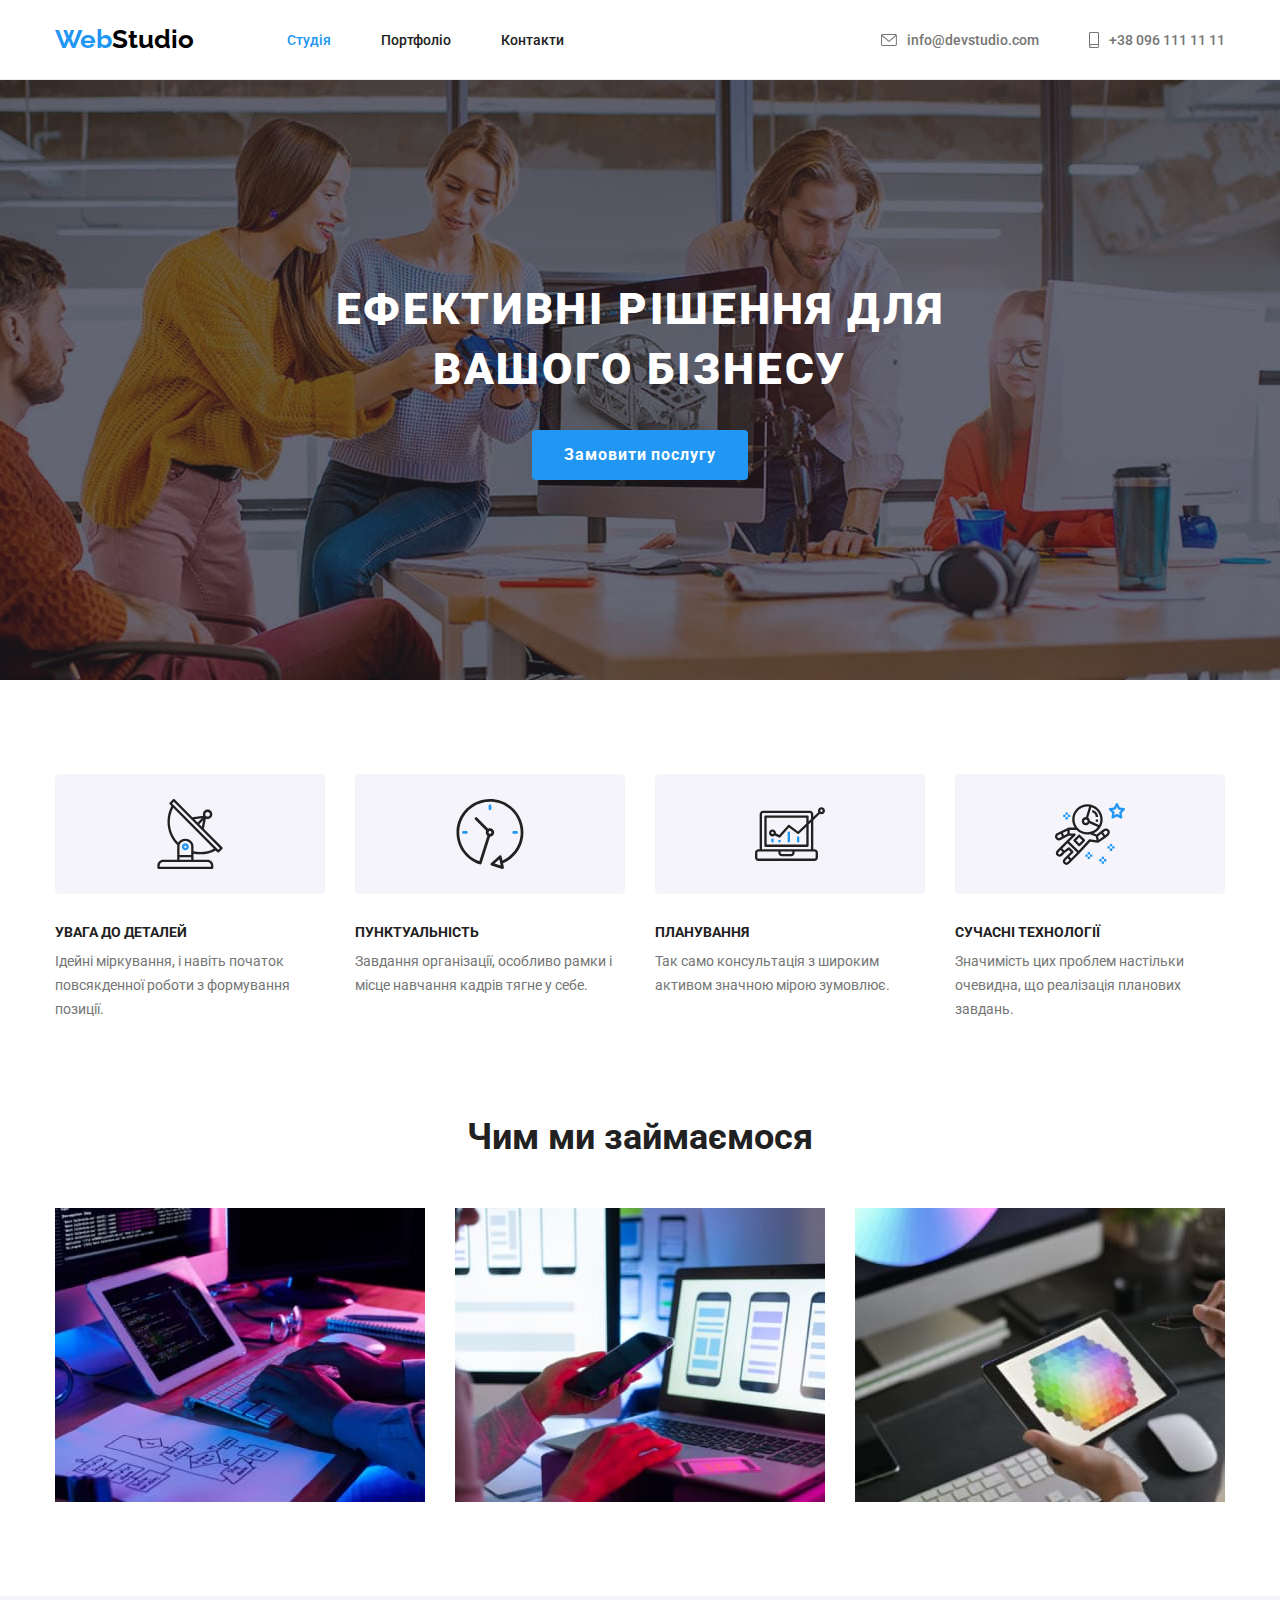
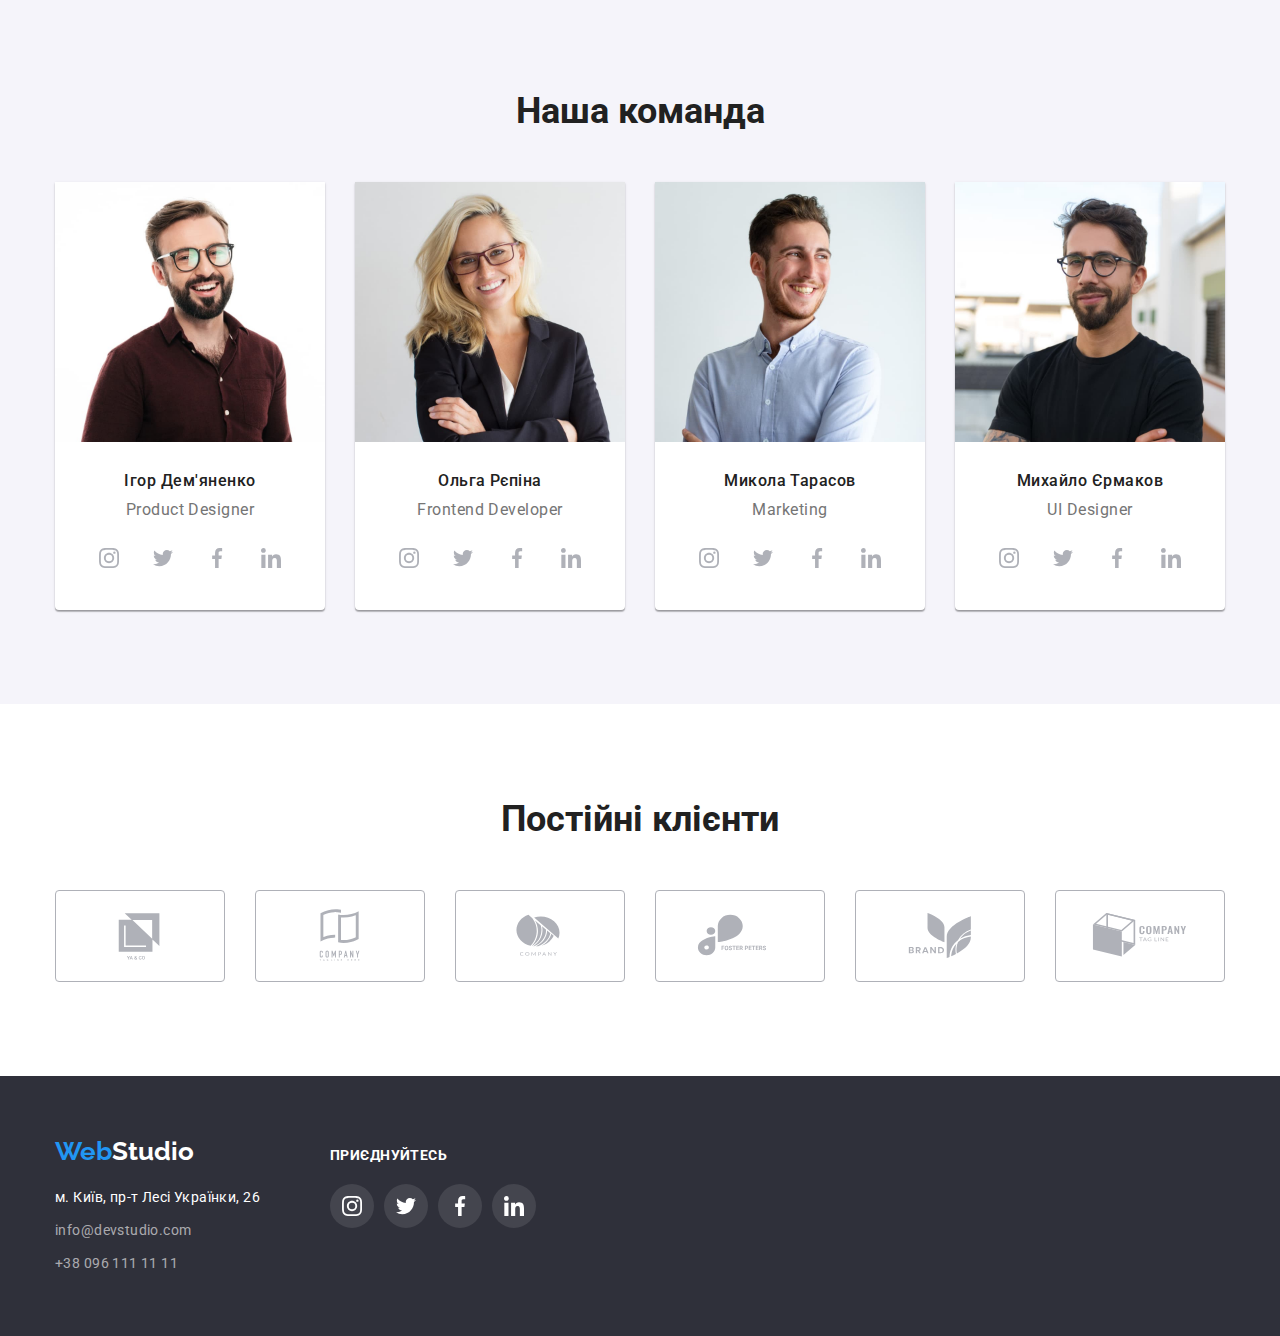
<file: index.html>
<!DOCTYPE html>
<html lang="en">
  <head>
    <meta charset="UTF-8" />
    <meta http-equiv="X-UA-Compatible" content="IE=edge" />
    <meta name="viewport" content="width=device-width, initial-scale=1.0" />
    <title>WebStudio</title>
    <link rel="preconnect" href="https://fonts.googleapis.com" />
    <link rel="preconnect" href="https://fonts.gstatic.com" crossorigin />
    <link
      href="https://fonts.googleapis.com/css2?family=Raleway:wght@700&family=Roboto:wght@400;500;700;900&display=swap"
      rel="stylesheet"
    />
    <link
      rel="stylesheet"
      href="https://cdnjs.cloudflare.com/ajax/libs/modern-normalize/1.1.0/modern-normalize.min.css"
      integrity="sha512-wpPYUAdjBVSE4KJnH1VR1HeZfpl1ub8YT/NKx4PuQ5NmX2tKuGu6U/JRp5y+Y8XG2tV+wKQpNHVUX03MfMFn9Q=="
      crossorigin="anonymous"
      referrerpolicy="no-referrer"
    />
    <link rel="stylesheet" href="./css/styles.css" />
  </head>
  <body>
    <header class="header">
      <div class="container header-container">
        <a class="header-logo" href="./index.html"
          ><span class="header-web">Web</span>Studio</a
        >
        <nav class="header-nav">
          <ul class="header-nav-list">
            <li>
              <a class="current header-nav-link" href="./index.html">Студія</a>
            </li>
            <li>
              <a class="header-nav-link" href="./portfolio.html">Портфоліо</a>
            </li>
            <li><a class="header-nav-link" href="#">Контакти</a></li>
          </ul>
        </nav>
        <ul class="header-contacts-list">
          <li class="header-contacts-item">
            <a class="header-contacts-link" href="mailto:info@devstudio.com">
              <svg class="header-mail-icon" width="16" height="12">
                <use href="./images/icons.svg#icon-envelope"></use>
              </svg>
              info@devstudio.com
            </a>
          </li>
          <li class="header-contacts-item">
            <a class="header-contacts-link" href="tel:+380961111111">
              <svg class="header-phone-icon" width="10" height="16">
                <use href="./images/icons.svg#icon-smartphone"></use>
              </svg>
              +38 096 111 11 11
            </a>
          </li>
        </ul>
      </div>
    </header>
    <main class="main">
      <section class="hero section">
        <div class="container">
          <h1 class="hero-title">
            Ефективні рішення для <br />
            вашого бізнесу
          </h1>
          <button class="hero-btn" type="button">Замовити послугу</button>
        </div>
      </section>
      <section class="section">
        <div class="container">
          <h2 class="visually-hidden main-headers">Наші переваги</h2>
          <ul class="our-advantages">
            <li class="our-advantages-item">
              <div class="advantages-card">
                <svg class="advantages-icon" width="70" height="70">
                  <use href="./images/icons.svg#icon-antenna"></use>
                </svg>
              </div>
              <h3 class="advantages-title">УВАГА ДО ДЕТАЛЕЙ</h3>
              <p class="advantages-text">
                Ідейні міркування, і навіть початок повсякденної роботи з
                формування позиції.
              </p>
            </li>
            <li class="our-advantages-item">
              <div class="advantages-card">
                <svg class="advantages-icon" width="70" height="70">
                  <use href="./images/icons.svg#icon-clock"></use>
                </svg>
              </div>
              <h3 class="advantages-title">ПУНКТУАЛЬНІСТЬ</h3>
              <p class="advantages-text">
                Завдання організації, особливо рамки і місце навчання кадрів
                тягне у себе.
              </p>
            </li>
            <li class="our-advantages-item">
              <div class="advantages-card">
                <svg class="advantages-icon" width="70" height="70">
                  <use href="./images/icons.svg#icon-diagram"></use>
                </svg>
              </div>
              <h3 class="advantages-title">ПЛАНУВАННЯ</h3>
              <p class="advantages-text">
                Так само консультація з широким активом значною мірою зумовлює.
              </p>
            </li>
            <li class="our-advantages-item">
              <div class="advantages-card">
                <svg class="advantages-icon" width="70" height="70">
                  <use href="./images/icons.svg#icon-astronaut"></use>
                </svg>
              </div>
              <h3 class="advantages-title">СУЧАСНІ ТЕХНОЛОГІЇ</h3>
              <p class="advantages-text">
                Значимість цих проблем настільки очевидна, що реалізація
                планових завдань.
              </p>
            </li>
          </ul>
        </div>
      </section>
      <section class="section section-projects">
        <div class="container">
          <h2 class="main-headers">Чим ми займаємося</h2>
          <ul class="our-projects">
            <li class="our-projects-item">
              <img
                src="./images/desktop.jpg"
                width="370"
                height="294"
                alt="desktop applications"
              />
            </li>
            <li class="our-projects-item">
              <img
                src="./images/mobile.jpg"
                width="370"
                height="294"
                alt="mobile applications"
              />
            </li>
            <li class="our-projects-item">
              <img
                src="./images/tablet.jpg"
                width="370"
                height="294"
                alt="tablet applications"
              />
            </li>
          </ul>
        </div>
      </section>
      <section class="section our-team">
        <div class="container">
          <h2 class="main-headers">Наша команда</h2>
          <ul class="our-team-list">
            <li class="our-team-item">
              <img
                src="./images/prod-designer.jpg"
                width="270"
                height="260"
                alt="product designer"
              />
              <div class="team-text-wrap">
                <h3 class="team-employee"><p>Ігор Дем'яненко</p></h3>
                <p class="employee-position">Product Designer</p>
                <ul class="employee-soc-list">
                  <li class="employee-soc-item">
                    <a class="employee-soc-link" href="#" target="_blank">
                      <svg class="employee-soc-icon" width="20" height="20">
                        <use href="./images/icons.svg#icon-instagram"></use>
                      </svg>
                    </a>
                  </li>
                  <li class="employee-soc-item">
                    <a class="employee-soc-link" href="#" target="_blank">
                      <svg class="employee-soc-icon" width="20" height="20">
                        <use href="./images/icons.svg#icon-twitter"></use>
                      </svg>
                    </a>
                  </li>
                  <li class="employee-soc-item">
                    <a class="employee-soc-link" href="#" target="_blank">
                      <svg class="employee-soc-icon" width="20" height="20">
                        <use href="./images/icons.svg#icon-facebook"></use>
                      </svg>
                    </a>
                  </li>
                  <li class="employee-soc-item">
                    <a class="employee-soc-link" href="#" target="_blank">
                      <svg class="employee-soc-icon" width="20" height="20">
                        <use href="./images/icons.svg#icon-linkedin"></use>
                      </svg>
                    </a>
                  </li>
                </ul>
              </div>
            </li>
            <li class="our-team-item">
              <img
                src="./images/developer.jpg"
                width="270"
                height="260"
                alt="frontend developer"
              />
              <div class="team-text-wrap">
                <h3 class="team-employee"><p>Ольга Рєпіна</p></h3>
                <p class="employee-position">Frontend Developer</p>
                <ul class="employee-soc-list">
                  <li class="employee-soc-item">
                    <a class="employee-soc-link" href="#" target="_blank">
                      <svg class="employee-soc-icon" width="20" height="20">
                        <use href="./images/icons.svg#icon-instagram"></use>
                      </svg>
                    </a>
                  </li>
                  <li class="employee-soc-item">
                    <a class="employee-soc-link" href="#" target="_blank">
                      <svg class="employee-soc-icon" width="20" height="20">
                        <use href="./images/icons.svg#icon-twitter"></use>
                      </svg>
                    </a>
                  </li>
                  <li class="employee-soc-item">
                    <a class="employee-soc-link" href="#" target="_blank">
                      <svg class="employee-soc-icon" width="20" height="20">
                        <use href="./images/icons.svg#icon-facebook"></use>
                      </svg>
                    </a>
                  </li>
                  <li class="employee-soc-item">
                    <a class="employee-soc-link" href="#" target="_blank">
                      <svg class="employee-soc-icon" width="20" height="20">
                        <use href="./images/icons.svg#icon-linkedin"></use>
                      </svg>
                    </a>
                  </li>
                </ul>
              </div>
            </li>
            <li class="our-team-item">
              <img
                src="./images/marketing.jpg"
                width="270"
                height="260"
                alt="marketing"
              />
              <div class="team-text-wrap">
                <h3 class="team-employee"><p>Микола Тарасов</p></h3>
                <p class="employee-position">Marketing</p>
                <ul class="employee-soc-list">
                  <li class="employee-soc-item">
                    <a class="employee-soc-link" href="#" target="_blank">
                      <svg class="employee-soc-icon" width="20" height="20">
                        <use href="./images/icons.svg#icon-instagram"></use>
                      </svg>
                    </a>
                  </li>
                  <li class="employee-soc-item">
                    <a class="employee-soc-link" href="#" target="_blank">
                      <svg class="employee-soc-icon" width="20" height="20">
                        <use href="./images/icons.svg#icon-twitter"></use>
                      </svg>
                    </a>
                  </li>
                  <li class="employee-soc-item">
                    <a class="employee-soc-link" href="#" target="_blank">
                      <svg class="employee-soc-icon" width="20" height="20">
                        <use href="./images/icons.svg#icon-facebook"></use>
                      </svg>
                    </a>
                  </li>
                  <li class="employee-soc-item">
                    <a class="employee-soc-link" href="#" target="_blank">
                      <svg class="employee-soc-icon" width="20" height="20">
                        <use href="./images/icons.svg#icon-linkedin"></use>
                      </svg>
                    </a>
                  </li>
                </ul>
              </div>
            </li>
            <li class="our-team-item">
              <img
                src="./images/ui-designer.jpg"
                width="270"
                height="260"
                alt="ui designer"
              />
              <div class="team-text-wrap">
                <h3 class="team-employee"><p>Михайло Єрмаков</p></h3>
                <p class="employee-position">UI Designer</p>
                <ul class="employee-soc-list">
                  <li class="employee-soc-item">
                    <a class="employee-soc-link" href="#" target="_blank">
                      <svg class="employee-soc-icon" width="20" height="20">
                        <use href="./images/icons.svg#icon-instagram"></use>
                      </svg>
                    </a>
                  </li>
                  <li class="employee-soc-item">
                    <a class="employee-soc-link" href="#" target="_blank">
                      <svg class="employee-soc-icon" width="20" height="20">
                        <use href="./images/icons.svg#icon-twitter"></use>
                      </svg>
                    </a>
                  </li>
                  <li class="employee-soc-item">
                    <a class="employee-soc-link" href="#" target="_blank">
                      <svg class="employee-soc-icon" width="20" height="20">
                        <use href="./images/icons.svg#icon-facebook"></use>
                      </svg>
                    </a>
                  </li>
                  <li class="employee-soc-item">
                    <a class="employee-soc-link" href="#" target="_blank">
                      <svg class="employee-soc-icon" width="20" height="20">
                        <use href="./images/icons.svg#icon-linkedin"></use>
                      </svg>
                    </a>
                  </li>
                </ul>
              </div>
            </li>
          </ul>
        </div>
      </section>

      <section class="section">
        <div class="container">
          <h2 class="main-headers">Постійні клієнти</h2>
          <ul class="our-clients-list">
            <li class="our-clients-item">
              <a class="our-clients-link" href="#">
                <svg class="our-clients-icon" width="106" height="60">
                  <use href="./images/icons.svg#icon-logo1"></use></svg
              ></a>
            </li>
            <li class="our-clients-item">
              <a class="our-clients-link" href="#">
                <svg class="our-clients-icon" width="106" height="60">
                  <use href="./images/icons.svg#icon-logo2"></use></svg
              ></a>
            </li>
            <li class="our-clients-item">
              <a class="our-clients-link" href="#">
                <svg class="our-clients-icon" width="106" height="60">
                  <use href="./images/icons.svg#icon-logo3"></use></svg
              ></a>
            </li>
            <li class="our-clients-item">
              <a class="our-clients-link" href="#">
                <svg class="our-clients-icon" width="106" height="60">
                  <use href="./images/icons.svg#icon-logo4"></use></svg
              ></a>
            </li>
            <li class="our-clients-item">
              <a class="our-clients-link" href="#">
                <svg class="our-clients-icon" width="106" height="60">
                  <use href="./images/icons.svg#icon-logo5"></use></svg
              ></a>
            </li>
            <li class="our-clients-item">
              <a class="our-clients-link" href="#">
                <svg class="our-clients-icon" width="106" height="60">
                  <use href="./images/icons.svg#icon-logo6"></use></svg
              ></a>
            </li>
          </ul>
        </div>
      </section>
    </main>
    <footer class="footer">
      <div class="container footer-info">
        <div class="footer-logo-contacts">
          <a class="footer-logo-link" href="./index.html"
            ><span class="footer-web">Web</span>Studio</a
          >
          <address>
            <ul class="footer-list">
              <li class="footer-list-item">
                <a
                  class="footer-address-link"
                  href="https://goo.gl/maps/oTCxZW5Ht5nhdGdL8"
                  target="_blank"
                  rel="noopener noreferrer"
                  >м. Київ, пр-т Лесі Українки, 26</a
                >
              </li>
              <li class="footer-list-item">
                <a class="footer-contacts" href="mailto:info@devstudio.com"
                  >info@devstudio.com</a
                >
              </li>
              <li class="footer-list-item">
                <a class="footer-contacts" href="tel:+380961111111"
                  >+38 096 111 11 11</a
                >
              </li>
            </ul>
          </address>
        </div>
        <div class="footer-soc-links">
          <p class="join-to-us">приєднуйтесь</p>
          <ul class="join-soc-list">
            <li class="join-soc-item">
              <a class="join-soc-link" href="#" target="_blank">
                <svg class="join-soc-icon" width="20" height="20">
                  <use href="./images/icons.svg#icon-instagram"></use>
                </svg>
              </a>
            </li>
            <li class="join-soc-item">
              <a class="join-soc-link" href="#" target="_blank">
                <svg class="join-soc-icon" width="20" height="20">
                  <use href="./images/icons.svg#icon-twitter"></use>
                </svg>
              </a>
            </li>
            <li class="join-soc-item">
              <a class="join-soc-link" href="#" target="_blank">
                <svg class="join-soc-icon" width="20" height="20">
                  <use href="./images/icons.svg#icon-facebook"></use>
                </svg>
              </a>
            </li>
            <li class="join-soc-item">
              <a class="join-soc-link" href="#" target="_blank">
                <svg class="join-soc-icon" width="20" height="20">
                  <use href="./images/icons.svg#icon-linkedin"></use>
                </svg>
              </a>
            </li>
          </ul>
        </div>
      </div>
    </footer>
  </body>
</html>
</file>
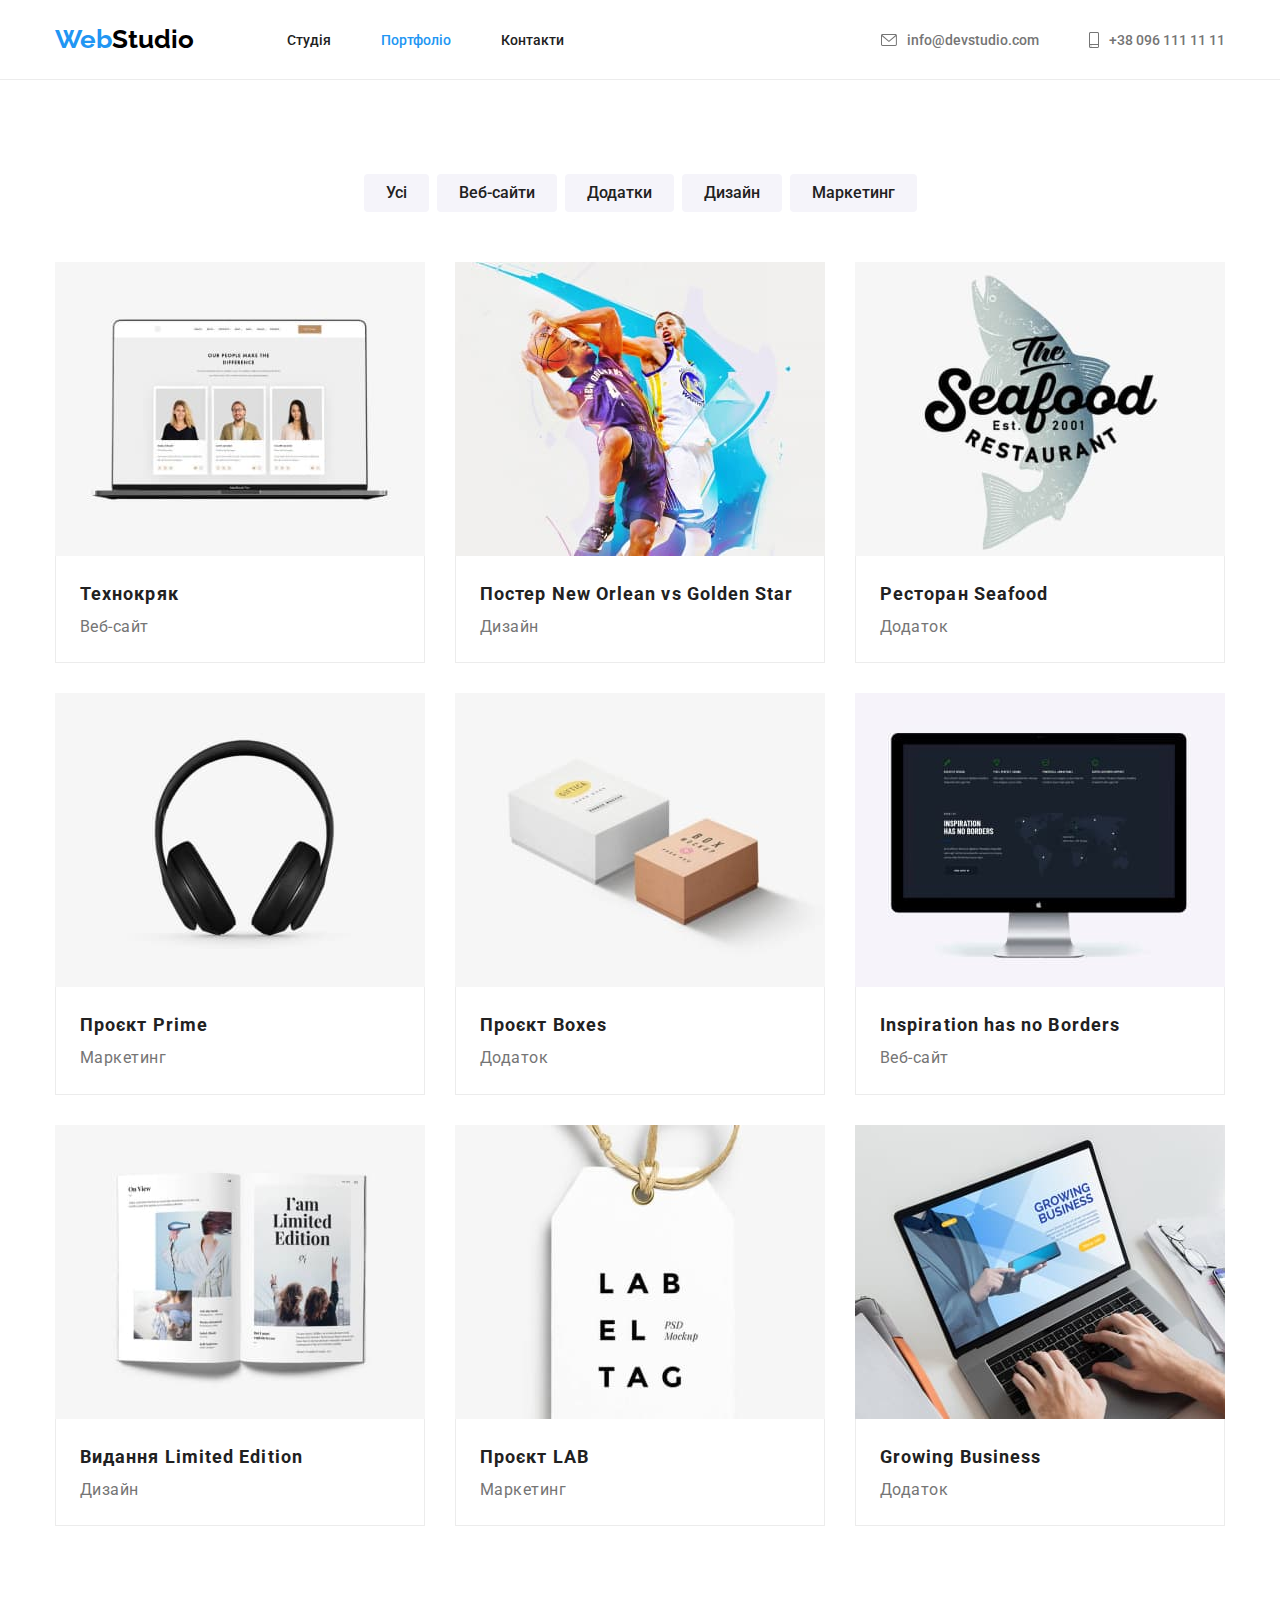
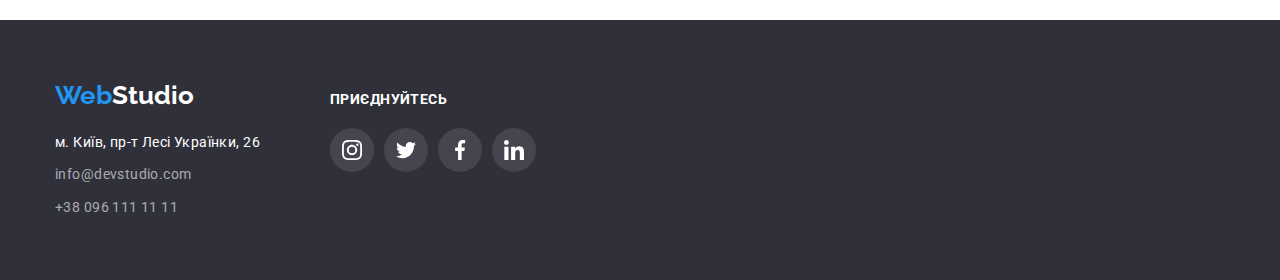
<file: portfolio.html>
<!DOCTYPE html>
<html lang="en">
  <head>
    <meta charset="UTF-8" />
    <meta http-equiv="X-UA-Compatible" content="IE=edge" />
    <meta name="viewport" content="width=device-width, initial-scale=1.0" />
    <title>Portfolio</title>
    <link rel="preconnect" href="https://fonts.googleapis.com" />
    <link rel="preconnect" href="https://fonts.gstatic.com" crossorigin />
    <link
      href="https://fonts.googleapis.com/css2?family=Raleway:wght@700&family=Roboto:wght@400;500;700;900&display=swap"
      rel="stylesheet"
    />
    <link
      rel="stylesheet"
      href="https://cdnjs.cloudflare.com/ajax/libs/modern-normalize/1.1.0/modern-normalize.min.css"
      integrity="sha512-wpPYUAdjBVSE4KJnH1VR1HeZfpl1ub8YT/NKx4PuQ5NmX2tKuGu6U/JRp5y+Y8XG2tV+wKQpNHVUX03MfMFn9Q=="
      crossorigin="anonymous"
      referrerpolicy="no-referrer"
    />
    <link rel="stylesheet" href="./css/styles.css" />
  </head>
  <body>
    <header class="header">
      <div class="container header-container">
        <a class="header-logo" href="./index.html"
          ><span class="header-web">Web</span>Studio</a
        >
        <nav class="header-nav">
          <ul class="header-nav-list">
            <li>
              <a class="header-nav-link" href="./index.html">Студія</a>
            </li>
            <li>
              <a class="current header-nav-link" href="./portfolio.html">Портфоліо</a>
            </li>
            <li><a class="header-nav-link" href="#">Контакти</a></li>
          </ul>
        </nav>
        <ul class="header-contacts-list">
          <li class="header-contacts-item">
            <a class="header-contacts-link" href="mailto:info@devstudio.com">
              <svg class="header-mail-icon" width="16" height="12">
                <use href="./images/icons.svg#icon-envelope"></use>
              </svg>
              info@devstudio.com
            </a>
          </li>
          <li class="header-contacts-item">
            <a class="header-contacts-link" href="tel:+380961111111">
              <svg class="header-phone-icon" width="10" height="16">
                <use href="./images/icons.svg#icon-smartphone"></use>
              </svg>
              +38 096 111 11 11
            </a>
          </li>
        </ul>
      </div>
    </header>
    <main>
      <section class="section">
        <div class="container">
          <h1 class="visually-hidden">Портфоліо</h1>
          <ul class="select-btns-list">
            <li class="select-btns-item">
              <button class="select-btn" type="button">Усі</button>
            </li>
            <li class="select-btns-item">
              <button class="select-btn" type="button">Веб-сайти</button>
            </li>
            <li class="select-btns-item">
              <button class="select-btn" type="button">Додатки</button>
            </li>
            <li class="select-btns-item">
              <button class="select-btn" type="button">Дизайн</button>
            </li>
            <li class="select-btns-item">
              <button class="select-btn" type="button">Маркетинг</button>
            </li>
          </ul>
          <ul class="select-project-list">
            <li class="select-project-item">
              <a class="select-project-link" href="#">
                <img
                  src="./images/technoquack.jpg"
                  width="370"
                  height="294"
                  alt="Технокряк"
                />
                <div class="project-text-wrap">
                  <h2 class="project-name">Технокряк</h2>
                  <p class="project-type">Веб-сайт</p>
                </div>
              </a>
            </li>
            <li class="select-project-item">
              <a class="select-project-link" href="#">
                <img
                  src="./images/newOrleanGoldenStar.jpg"
                  width="370"
                  height="294"
                  alt="new Orlean Golden Star"
                />
                <div class="project-text-wrap">
                  <h2 class="project-name">Постер New Orlean vs Golden Star</h2>
                  <p class="project-type">Дизайн</p>
                </div>
              </a>
            </li>
            <li class="select-project-item">
              <a class="select-project-link" href="#">
                <img
                  src="./images/seafood.jpg"
                  width="370"
                  height="294"
                  alt="seafood"
                />
                <div class="project-text-wrap">
                  <h2 class="project-name">Ресторан Seafood</h2>
                  <p class="project-type">Додаток</p>
                </div>
              </a>
            </li>
            <li class="select-project-item">
              <a class="select-project-link" href="#">
                <img
                  src="./images/prime.jpg"
                  width="370"
                  height="294"
                  alt="prime"
                />
                <div class="project-text-wrap">
                  <h2 class="project-name">Проєкт Prime</h2>
                  <p class="project-type">Маркетинг</p>
                </div>
              </a>
            </li>
            <li class="select-project-item">
              <a class="select-project-link" href="#">
                <img
                  src="./images/boxes.jpg"
                  width="370"
                  height="294"
                  alt="boxes"
                />
                <div class="project-text-wrap">
                  <h2 class="project-name">Проєкт Boxes</h2>
                  <p class="project-type">Додаток</p>
                </div>
              </a>
            </li>
            <li class="select-project-item">
              <a class="select-project-link" href="#">
                <img
                  src="./images/inspirationHasNoBorders.jpg"
                  width="370"
                  height="294"
                  alt="inspiration Has No Borders"
                />
                <div class="project-text-wrap">
                  <h2 class="project-name">Inspiration has no Borders</h2>
                  <p class="project-type">Веб-сайт</p>
                </div>
              </a>
            </li>
            <li class="select-project-item">
              <a class="select-project-link" href="#">
                <img
                  src="./images/limitedEdition.jpg"
                  width="370"
                  height="294"
                  alt="limited Edition"
                />
                <div class="project-text-wrap">
                  <h2 class="project-name">Видання Limited Edition</h2>
                  <p class="project-type">Дизайн</p>
                </div>
              </a>
            </li>
            <li class="select-project-item">
              <a class="select-project-link" href="#">
                <img
                  src="./images/lab.jpg"
                  width="370"
                  height="294"
                  alt="lab"
                />
                <div class="project-text-wrap">
                  <h2 class="project-name">Проєкт LAB</h2>
                  <p class="project-type">Маркетинг</p>
                </div>
              </a>
            </li>
            <li class="select-project-item">
              <a class="select-project-link" href="#">
                <img
                  src="./images/growingBusiness.jpg"
                  width="370"
                  height="294"
                  alt="growing Business"
                />
                <div class="project-text-wrap">
                  <h2 class="project-name">Growing Business</h2>
                  <p class="project-type">Додаток</p>
                </div>
              </a>
            </li>
          </ul>
        </div>
      </section>
    </main>
    <footer class="footer">
      <div class="container footer-info">
        <div class="footer-logo-contacts">
          <a class="footer-logo-link" href="./index.html"
            ><span class="footer-web">Web</span>Studio</a
          >
          <address>
            <ul class="footer-list">
              <li class="footer-list-item">
                <a
                  class="footer-address-link"
                  href="https://goo.gl/maps/oTCxZW5Ht5nhdGdL8"
                  target="_blank"
                  rel="noopener noreferrer"
                  >м. Київ, пр-т Лесі Українки, 26</a
                >
              </li>
              <li class="footer-list-item">
                <a class="footer-contacts" href="mailto:info@devstudio.com"
                  >info@devstudio.com</a
                >
              </li>
              <li class="footer-list-item">
                <a class="footer-contacts" href="tel:+380961111111"
                  >+38 096 111 11 11</a
                >
              </li>
            </ul>
          </address>
        </div>
        <div class="footer-soc-links">
          <p class="join-to-us">приєднуйтесь</p>
          <ul class="join-soc-list">
            <li class="join-soc-item">
              <a class="join-soc-link" href="#" target="_blank">
                <svg class="join-soc-icon" width="20" height="20">
                  <use href="./images/icons.svg#icon-instagram"></use>
                </svg>
              </a>
            </li>
            <li class="join-soc-item">
              <a class="join-soc-link" href="#" target="_blank">
                <svg class="join-soc-icon" width="20" height="20">
                  <use href="./images/icons.svg#icon-twitter"></use>
                </svg>
              </a>
            </li>
            <li class="join-soc-item">
              <a class="join-soc-link" href="#" target="_blank">
                <svg class="join-soc-icon" width="20" height="20">
                  <use href="./images/icons.svg#icon-facebook"></use>
                </svg>
              </a>
            </li>
            <li class="join-soc-item">
              <a class="join-soc-link" href="#" target="_blank">
                <svg class="join-soc-icon" width="20" height="20">
                  <use href="./images/icons.svg#icon-linkedin"></use>
                </svg>
              </a>
            </li>
          </ul>
        </div>
      </div>
    </footer>
  </body>
</html>
</file>
<file: css/styles.css>
/*----------------------------------------------------------------- COMMON------------------------------------------------------------------------ */


* {
  margin: 0;
  padding: 0;
  list-style: none;
  box-sizing: border-box;
}

:root {
  --black-color: #212121;
  --dark-text-color:#000000;
  --white-text-color: #FFFFFF;
  --blue-color: #2196F3;
  --grey-color: #757575;
  --background-dark-color: #2F303A;
  --background-white-color: rgb(100%, 100%, 100%, 60%);
  --background-light-color: #F5F4FA;
  --button-active-color: #188CE8;
  --line-color: #ECECEC;
  --hero-bg-color: #C4C4C4;
  --icon-grey-color: #AFB1B8;
  --gradient: linear-gradient(rgba(47, 48, 58, 0.4), rgba(47, 48, 58, 0.4));
  --white-transparent-color: rgba(255, 255, 255, 0.1);
}

h1,
h2,
h3,
h4,
h5,
h6,
p {
  margin: 0;
}

ul {
  list-style: none;
  margin: 0;
  padding: 0;
}

button {
  cursor: pointer;
}

address {
  font-style: normal;
}

img {
  display: block;
  max-width: 100%;
  height: auto;
}

body {
  font-family: 'Roboto', sans-serif;
  color: var(--black-color);
  display: block;
  margin: 0 auto;
}


/*----------------------------------------------------------------- CONTAINERS------------------------------------------------------------------------ */


.container {
  width: 1200px;
  padding-left: 15px;
  padding-right: 15px;
  margin: 0 auto;
}


/*----------------------------------------------------------------- HEADER------------------------------------------------------------------------ */


.header {
  border-bottom: 1px solid var(--line-color);
}

.header-container {
  display: flex;
  align-items: center;
}

.header-logo {
  font-family: Raleway, sans-serif;
  font-weight: 700;
  font-size: 26px;
  line-height: 1.17;
  color: var(--dark-text-color);
  text-decoration: none;
  margin-right: 93px;
  padding: 24px 0 25px 0;
}

.header-web {
  color: var(--blue-color);
}

.header-nav {
  margin-right: auto;
}

.header-nav-list {
  display: flex;
  gap: 50px;
}

.header-nav-link {
  text-decoration: none;
  font-weight: 500;
  font-size: 14px;
  line-height: 1.17;
  color: var(--black-color);
}

.header-nav-link:hover,
.header-nav-link:focus {
  color: var(--blue-color);
}

.header-contacts-list {
  display: flex;
  align-items: center;
  gap: 50px;
}

.header-contacts-link {
  display: flex;
  align-items: center;
  text-decoration: none;
  font-weight: 500;
  font-size: 14px;
  line-height: 1.17;
  color: var(--grey-color);
}

.header-contacts-link:hover,
.header-contacts-link:focus {
  color: var(--blue-color);
}

.header-contacts-link:hover .header-phone-icon {
  fill: var(--blue-color);
}

.header-contacts-link:focus .header-phone-icon {
  fill: var(--blue-color);
}

.header-contacts-link:hover .header-mail-icon {
  fill: var(--blue-color);
}

.header-contacts-link:focus .header-mail-icon {
  fill: var(--blue-color);
}

.current {
  color: var(--blue-color);
}

.header-contacts-item {
  flex-direction: row;
  align-items: stretch;
}

.header-mail-icon {
  margin-right: 10px;
  fill: currentColor;
}

.header-phone-icon {
  margin-right: 10px;
  fill: currentColor;
}


/*----------------------------------------------------------------- MAIN------------------------------------------------------------------------ */
.section {
  padding: 94px 0 94px 0;
}

.section-projects {
  padding-top: 0;
}

.hero {
  background-color: var(--hero-bg-color);
  background-image:var(--gradient), url(../images/hero-bg.jpg);
  background-repeat: no-repeat;
  background-position: center;
  background-size: cover;
  padding: 200px 0;
  max-width: 1600px;
  margin: 0 auto;
}

.hero-title {
  width: 696px;
  margin: 0 auto;
  text-decoration: none;
  text-transform: uppercase;
  font-weight: 900;
  font-size: 44px;
  line-height: 1.36;
  text-align: center;
  letter-spacing: 0.06em;
  color: var(--white-text-color);
  margin-bottom: 30px;
}

.hero-btn {
  display: flex;
  align-items: center;
  justify-content: center;
  font-family: 'Roboto', sans-serif;
  font-size: 16px;
  font-weight: 700;
  line-height: 1.9;
  letter-spacing: 0.06em;
  border: none;
  border-radius: 4px;
  margin: 0 auto;
  min-width: 216px;
  height: 50px;
  color: var(--white-text-color);
  background-color: var(--blue-color);
}

.hero-btn:hover,
.hero-btn:focus {
  background-color: var(--button-active-color);
}

.visually-hidden {
  position: absolute;
  width: 1px;
  height: 1px;
  margin: -1px;
  border: 0;
  padding: 0;
  white-space: nowrap;
  clip-path: inset(100%);
  clip: rect(0 0 0 0);
  overflow: hidden;
}

.main-headers {
  font-weight: 700;
  font-size: 36px;
  line-height: 1.17;
  text-align: center;
  margin-bottom: 50px;
}

.our-advantages {
  display: flex;
  gap: 30px;
}

.our-advantages-item {
  flex-basis: calc((100% - 90px) / 4);
}

.advantages-card {
  display: flex;
  align-items: center;
  justify-content: center;
  margin-bottom: 30px;
  border-radius: 4px;
  width: 270px;
  height: 120px;
  background-color: var(--background-light-color);
}

.advantages-title {
  text-transform: uppercase;
  font-weight: 700;
  font-size: 14px;
  line-height: 1.17;
  margin-bottom: 10px;
}

.advantages-text {
  font-size: 14px;
  line-height: 1.71;
  color: var(--grey-color);
}

.our-projects {
  display: flex;
  gap: 30px;
}

.our-projects-item {
  flex-basis: calc((100% - 60px) / 3);
}

.our-team {
  background-color: var(--background-light-color);
}

.our-team-list {
  display: flex;
  gap: 30px;
}

.our-team-item {
  border-radius: 0px 0px 4px 4px;
  background-color: var(--white-text-color);
  box-shadow: 0px 1px 3px rgba(0, 0, 0, 0.12), 0px 1px 1px rgba(0, 0, 0, 0.14), 0px 2px 1px rgba(0, 0, 0, 0.2);
}

.team-text-wrap {
  text-align: center;
  padding: 30px 0;
}

.team-employee {
  font-size: 16px;
  font-weight: 500;
  line-height: 1.17;
  letter-spacing: 0.03em;
  margin-bottom: 10px;
}

.employee-position {
  font-size: 16px;
  line-height: 1.17;
  letter-spacing: 0.03em;
  color: var(--grey-color);
  margin-bottom: 16px;
}

.employee-soc-list {
  display: flex;
  justify-content: center;
  gap: 10px;
}

.employee-soc-item {
  width: 44px;
  height: 44px;
}

.employee-soc-link {
  display: flex;
  align-items: center;
  justify-content: center;
  width: 100%;
  height: 100%;
  border-radius: 50%;
  color: var(--icon-grey-color);
}

.employee-soc-icon {
  fill: currentColor;
}

.employee-soc-link:hover,
.employee-soc-link:focus {
  background-color: var(--blue-color);
}

.employee-soc-link:hover .employee-soc-icon {
  fill: var(--white-text-color);
}

.employee-soc-link:focus .employee-soc-icon {
  fill: var(--white-text-color);
}




/*----------------------------------------------------------------- CLIENTS------------------------------------------------------------------------ */




.our-clients-list {
  display: flex;
  gap: 30px;
}

.our-clients-item {
  width: 170px;
  height: 92px;
}

.our-clients-link {
  display: flex;
  align-items: center;
  justify-content: center;
  width: 100%;
  height: 100%;
  border-radius: 4px;
  border: 1px solid var(--icon-grey-color);
  color: var(--icon-grey-color);
}

.our-clients-icon {
  fill: currentColor;
}

.our-clients-link:hover,
.our-clients-link:focus {
  border-color: var(--blue-color);
}

.our-clients-link:hover .our-clients-icon {
  fill: var(--blue-color);
}

.our-clients-link:focus .our-clients-icon {
  fill: var(--blue-color);
}


/*----------------------------------------------------------------- FOOTER------------------------------------------------------------------------ */




.footer {
  background-color: var(--background-dark-color);
  padding: 60px 0 60px 0;
}

.footer-logo-link {
  text-decoration: none;
  font-family: Raleway, sans-serif;
  font-weight: 700;
  font-size: 26px;
  line-height: 1.17;
  color: var(--white-text-color);
}

.footer-web {
  color: var(--blue-color);
}

.footer-list {
  margin-top: 20px;
}

.footer-list-item {
  margin-bottom: 9px;
}

.footer-list-item:last-child {
  margin-bottom: 0;
}

.footer-address-link {
  text-decoration: none;
  font-size: 14px;
  font-style: normal;
  line-height: 1.71;
  letter-spacing: 0.03em;
  color: var(--white-text-color);
}

.footer-contacts {
  text-decoration: none;
  font-size: 14px;
  font-style: normal;
  line-height: 1.71;
  letter-spacing: 0.03em;
  color: var(--background-white-color);
}

.footer-info {
  display: flex;
  align-items: baseline;
  gap: 70px;
}

.join-to-us {
  font-size: 14px;
  font-weight: 700;
  line-height: 1.14;
  letter-spacing: 0.03em;
  text-transform: uppercase;
  color: var(--white-text-color);
}

.join-soc-list {
  display: flex;
  justify-content: center;
  gap: 10px;
  margin-top: 20px;
}

.join-soc-item {
  width: 44px;
  height: 44px;
}

.join-soc-link {
  display: flex;
  align-items: center;
  justify-content: center;
  width: 100%;
  height: 100%;
  border-radius: 50%;
  background-color: var(--white-transparent-color);
  color: var(--white-text-color);
}

.join-soc-icon {
  fill: currentColor;
}

.join-soc-link:hover,
.join-soc-link:focus {
  background-color: var(--blue-color);
}

.join-soc-link:hover .join-soc-icon {
  fill: var(--white-text-color);
}

.join-soc-link:focus .join-soc-icon {
  fill: var(--white-text-color);
}


/*----------------------------------------------------------------- PORTFOLIO------------------------------------------------------------------------ */


.select-btns-list {
  display: flex;
  align-items: center;
  justify-content: center;
  gap: 8px;
  margin-bottom: 50px;
}

.select-btn {
  font-weight: 500;
  font-size: 16px;
  font-family: 'Roboto', sans serif;
  line-height: 1.6;
  padding: 6px 22px;
  border-radius: 4px;
  border: none;
  cursor: pointer;
  background-color: var(--background-light-color);
  color: var(--black-color);
}

.select-btn:hover {
  background-color: var(--blue-color);
  color: var(--white-text-color);
  box-shadow: 0px 3px 1px rgba(0, 0, 0, 0.1), 0px 1px 2px rgba(0, 0, 0, 0.08), 0px 2px 2px rgba(0, 0, 0, 0.12);
}

.select-btn:focus {
  background-color: var(--blue-color);
  color: var(--white-text-color);
  box-shadow: 0px 3px 1px rgba(0, 0, 0, 0.1), 0px 1px 2px rgba(0, 0, 0, 0.08), 0px 2px 2px rgba(0, 0, 0, 0.12);
}

.select-project-list {
  display: flex;
  flex-wrap: wrap;
  gap: 30px;
}

.select-project-item {
  width: calc((100% - 60px) / 3);
}

.select-project-link {
  display: block;
  text-decoration: none;
}

.select-project-link:hover {
  box-shadow: 0px 1px 1px rgba(0, 0, 0, 0.12), 0px 4px 4px rgba(0, 0, 0, 0.06), 1px 4px 6px rgba(0, 0, 0, 0.16);
}

.project-text-wrap {
  text-align: start;
  padding: 20px 24px;
  background-color: var(--white-text-color);
  border-bottom: 1px solid var(--line-color);
  border-right: 1px solid var(--line-color);
  border-left: 1px solid var(--line-color);
}

.project-name {
  font-size: 18px;
  font-weight: 700;
  line-height: 2;
  letter-spacing: 0.06em;
  color: var(--black-color);
}

.project-type {
  font-size: 16px;
  line-height: 1.9;
  letter-spacing: 0.03em;
  color: var(--grey-color);
}
</file>
